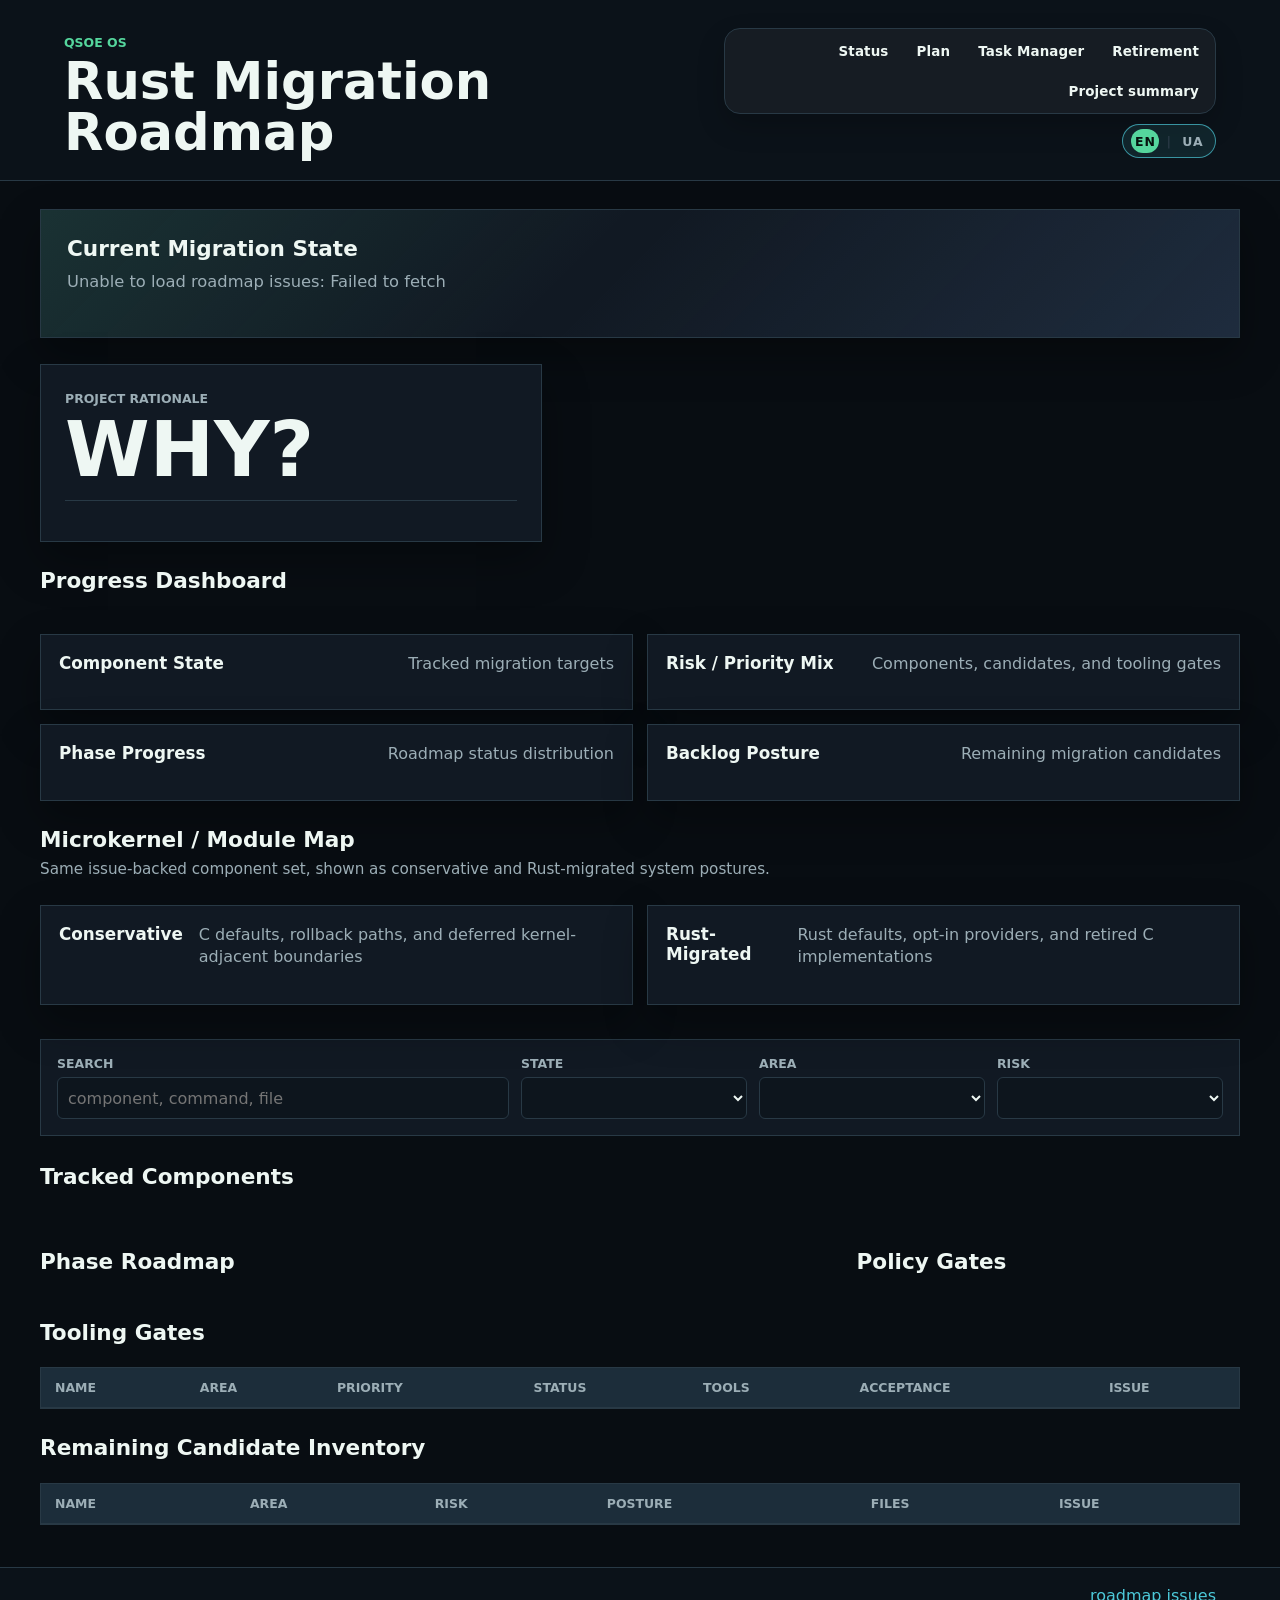
<file: docs/roadmap/index.html>
<!doctype html>
<html lang="en">
  <head>
    <meta charset="utf-8">
    <meta name="viewport" content="width=device-width, initial-scale=1">
    <title>QSOE Rust Migration Roadmap</title>
    <link rel="stylesheet" href="styles.css">
  </head>
  <body>
    <header class="app-header">
      <div>
        <p class="eyebrow">QSOE OS</p>
        <h1>Rust Migration Roadmap</h1>
      </div>
      <div class="header-actions">
        <nav class="site-nav" aria-label="Roadmap navigation">
          <a href="https://github.com/dmytro-yemelianov/qsoe-os-rust-handover/blob/main/docs/rust-migration/STATUS.md">Status</a>
          <a href="https://github.com/dmytro-yemelianov/qsoe-os-rust-handover/blob/main/docs/rust-migration/PLAN.md">Plan</a>
          <a href="https://github.com/dmytro-yemelianov/qsoe-os-rust-handover/blob/main/docs/rust-migration/TASK_MANAGER.md">Task Manager</a>
          <a href="https://github.com/dmytro-yemelianov/qsoe-os-rust-handover/blob/main/docs/rust-migration/RETIREMENT.md">Retirement</a>
          <a href="project-summary.html">Project summary</a>
        </nav>
        <nav class="lang-switch" aria-label="Language switcher">
          <span class="is-active" aria-current="page">EN</span>
          <span class="separator" aria-hidden="true">|</span>
          <a href="index.uk.html" lang="uk" hreflang="uk">UA</a>
        </nav>
      </div>
    </header>

    <main>
      <section class="summary-band" aria-labelledby="summary-title">
        <div class="summary-copy">
          <h2 id="summary-title">Current Migration State</h2>
          <p id="purpose">Loading roadmap data...</p>
        </div>
        <div class="metric-grid" id="metrics" aria-label="Roadmap metrics"></div>
      </section>

      <section class="why-section" aria-labelledby="why-title">
        <div class="why-copy">
          <p class="eyebrow">Project Rationale</p>
          <h2 id="why-title">WHY?</h2>
          <p id="why-summary"></p>
          <p id="why-rule"></p>
        </div>
        <div class="why-grid" id="why-points" aria-label="Why Rust migration exists"></div>
      </section>

      <section class="progress-section" aria-labelledby="progress-title">
        <div class="section-heading">
          <div>
            <h2 id="progress-title">Progress Dashboard</h2>
            <p id="progress-note"></p>
          </div>
        </div>
        <div class="gauge-grid" id="progress-gauges" aria-label="Progress gauges"></div>
        <div class="chart-grid" aria-label="Roadmap charts">
          <article class="chart-card">
            <div class="chart-heading">
              <h3>Component State</h3>
              <p>Tracked migration targets</p>
            </div>
            <div class="bar-chart" id="state-chart"></div>
          </article>
          <article class="chart-card">
            <div class="chart-heading">
              <h3>Risk / Priority Mix</h3>
              <p>Components, candidates, and tooling gates</p>
            </div>
            <div class="bar-chart" id="risk-chart"></div>
          </article>
          <article class="chart-card">
            <div class="chart-heading">
              <h3>Phase Progress</h3>
              <p>Roadmap status distribution</p>
            </div>
            <div class="bar-chart" id="phase-chart"></div>
          </article>
          <article class="chart-card">
            <div class="chart-heading">
              <h3>Backlog Posture</h3>
              <p>Remaining migration candidates</p>
            </div>
            <div class="bar-chart" id="backlog-chart"></div>
          </article>
        </div>
      </section>

      <section class="architecture-section" aria-labelledby="architecture-title">
        <div class="section-heading">
          <div>
            <h2 id="architecture-title">Microkernel / Module Map</h2>
            <p>Same issue-backed component set, shown as conservative and Rust-migrated system postures.</p>
          </div>
        </div>
        <div class="architecture-grid">
          <article class="architecture-card">
            <div class="chart-heading">
              <h3>Conservative</h3>
              <p>C defaults, rollback paths, and deferred kernel-adjacent boundaries</p>
            </div>
            <div class="architecture-map" id="architecture-conservative"></div>
          </article>
          <article class="architecture-card">
            <div class="chart-heading">
              <h3>Rust-Migrated</h3>
              <p>Rust defaults, opt-in providers, and retired C implementations</p>
            </div>
            <div class="architecture-map" id="architecture-rust"></div>
          </article>
        </div>
        <div class="architecture-legend" id="architecture-legend" aria-label="Architecture legend"></div>
      </section>

      <section class="controls" aria-label="Roadmap filters">
        <div class="control-field">
          <label for="search">Search</label>
          <input id="search" type="search" placeholder="component, command, file">
        </div>
        <div class="control-field">
          <label for="state-filter">State</label>
          <select id="state-filter"></select>
        </div>
        <div class="control-field">
          <label for="area-filter">Area</label>
          <select id="area-filter"></select>
        </div>
        <div class="control-field">
          <label for="risk-filter">Risk</label>
          <select id="risk-filter"></select>
        </div>
      </section>

      <section aria-labelledby="components-title">
        <div class="section-heading">
          <h2 id="components-title">Tracked Components</h2>
          <p id="component-count"></p>
        </div>
        <div class="component-grid" id="components"></div>
      </section>

      <section class="split-layout">
        <div>
          <div class="section-heading">
            <h2>Phase Roadmap</h2>
          </div>
          <div class="phase-list" id="phases"></div>
        </div>
        <div>
          <div class="section-heading">
            <h2>Policy Gates</h2>
          </div>
          <div class="policy-list" id="policies"></div>
        </div>
      </section>

      <section aria-labelledby="tooling-title">
        <div class="section-heading">
          <h2 id="tooling-title">Tooling Gates</h2>
          <p id="tooling-count"></p>
        </div>
        <div class="backlog-table-wrap">
          <table>
            <thead>
              <tr>
                <th>Name</th>
                <th>Area</th>
                <th>Priority</th>
                <th>Status</th>
                <th>Tools</th>
                <th>Acceptance</th>
                <th>Issue</th>
              </tr>
            </thead>
            <tbody id="tooling"></tbody>
          </table>
        </div>
      </section>

      <section aria-labelledby="backlog-title">
        <div class="section-heading">
          <h2 id="backlog-title">Remaining Candidate Inventory</h2>
          <p id="backlog-count"></p>
        </div>
        <div class="backlog-table-wrap">
          <table>
            <thead>
              <tr>
                <th>Name</th>
                <th>Area</th>
                <th>Risk</th>
                <th>Posture</th>
                <th>Files</th>
                <th>Issue</th>
              </tr>
            </thead>
            <tbody id="backlog"></tbody>
          </table>
        </div>
      </section>
    </main>

    <footer>
      <span id="generated"></span>
      <a href="https://github.com/dmytro-yemelianov/qsoe-os-rust-handover/issues?q=label%3Aroadmap">roadmap issues</a>
    </footer>

    <script src="app.js"></script>
  </body>
</html>
</file>
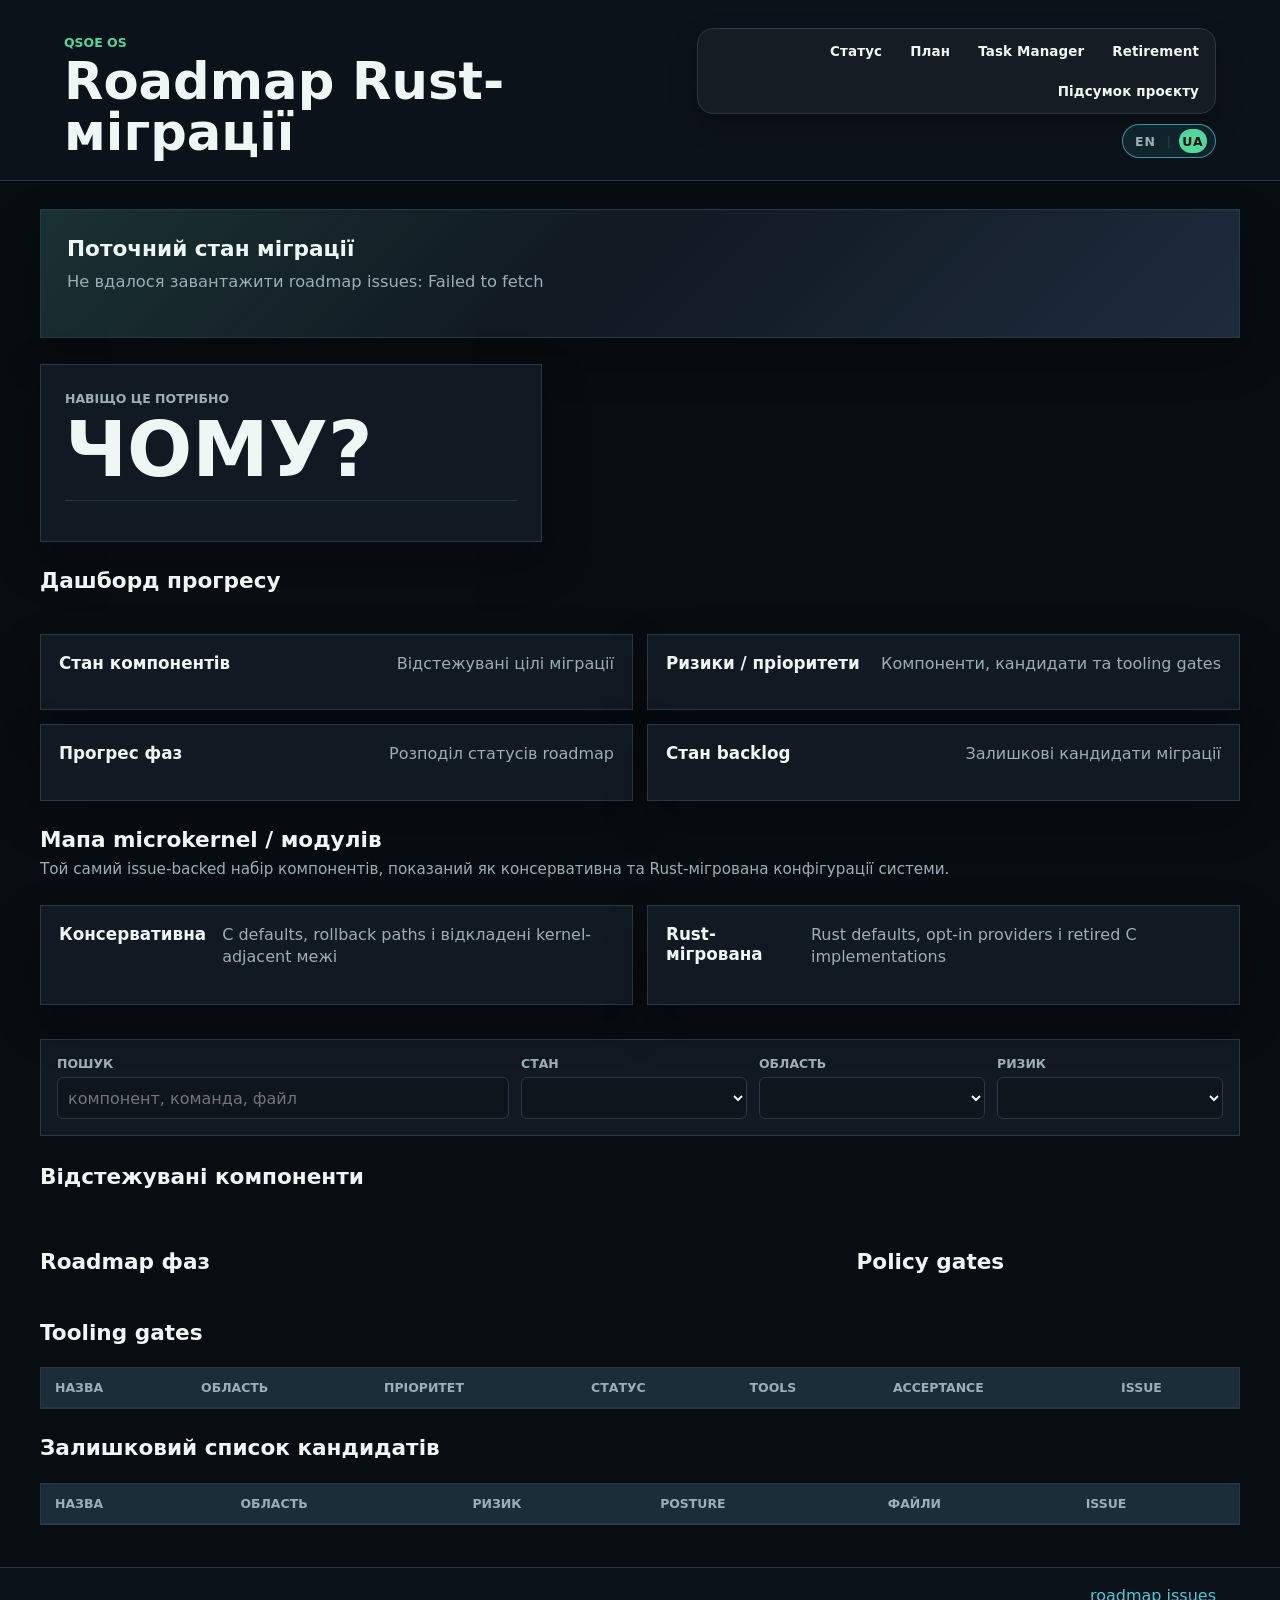
<file: docs/roadmap/index.uk.html>
<!doctype html>
<html lang="uk">
  <head>
    <meta charset="utf-8">
    <meta name="viewport" content="width=device-width, initial-scale=1">
    <title>Roadmap Rust-міграції QSOE</title>
    <link rel="stylesheet" href="styles.css">
  </head>
  <body>
    <header class="app-header">
      <div>
        <p class="eyebrow">QSOE OS</p>
        <h1>Roadmap Rust-міграції</h1>
      </div>
      <div class="header-actions">
        <nav class="site-nav" aria-label="Навігація roadmap">
          <a href="https://github.com/dmytro-yemelianov/qsoe-os-rust-handover/blob/main/docs/rust-migration/STATUS.md">Статус</a>
          <a href="https://github.com/dmytro-yemelianov/qsoe-os-rust-handover/blob/main/docs/rust-migration/PLAN.md">План</a>
          <a href="https://github.com/dmytro-yemelianov/qsoe-os-rust-handover/blob/main/docs/rust-migration/TASK_MANAGER.md">Task Manager</a>
          <a href="https://github.com/dmytro-yemelianov/qsoe-os-rust-handover/blob/main/docs/rust-migration/RETIREMENT.md">Retirement</a>
          <a href="project-summary.uk.html">Підсумок проєкту</a>
        </nav>
        <nav class="lang-switch" aria-label="Перемикач мови">
          <a href="./" hreflang="en">EN</a>
          <span class="separator" aria-hidden="true">|</span>
          <span class="is-active" aria-current="page">UA</span>
        </nav>
      </div>
    </header>

    <main>
      <section class="summary-band" aria-labelledby="summary-title">
        <div class="summary-copy">
          <h2 id="summary-title">Поточний стан міграції</h2>
          <p id="purpose">Завантаження roadmap-даних...</p>
        </div>
        <div class="metric-grid" id="metrics" aria-label="Метрики roadmap"></div>
      </section>

      <section class="why-section" aria-labelledby="why-title">
        <div class="why-copy">
          <p class="eyebrow">Навіщо це потрібно</p>
          <h2 id="why-title">ЧОМУ?</h2>
          <p id="why-summary"></p>
          <p id="why-rule"></p>
        </div>
        <div class="why-grid" id="why-points" aria-label="Причини Rust-міграції"></div>
      </section>

      <section class="progress-section" aria-labelledby="progress-title">
        <div class="section-heading">
          <div>
            <h2 id="progress-title">Дашборд прогресу</h2>
            <p id="progress-note"></p>
          </div>
        </div>
        <div class="gauge-grid" id="progress-gauges" aria-label="Індикатори прогресу"></div>
        <div class="chart-grid" aria-label="Графіки roadmap">
          <article class="chart-card">
            <div class="chart-heading">
              <h3>Стан компонентів</h3>
              <p>Відстежувані цілі міграції</p>
            </div>
            <div class="bar-chart" id="state-chart"></div>
          </article>
          <article class="chart-card">
            <div class="chart-heading">
              <h3>Ризики / пріоритети</h3>
              <p>Компоненти, кандидати та tooling gates</p>
            </div>
            <div class="bar-chart" id="risk-chart"></div>
          </article>
          <article class="chart-card">
            <div class="chart-heading">
              <h3>Прогрес фаз</h3>
              <p>Розподіл статусів roadmap</p>
            </div>
            <div class="bar-chart" id="phase-chart"></div>
          </article>
          <article class="chart-card">
            <div class="chart-heading">
              <h3>Стан backlog</h3>
              <p>Залишкові кандидати міграції</p>
            </div>
            <div class="bar-chart" id="backlog-chart"></div>
          </article>
        </div>
      </section>

      <section class="architecture-section" aria-labelledby="architecture-title">
        <div class="section-heading">
          <div>
            <h2 id="architecture-title">Мапа microkernel / модулів</h2>
            <p>Той самий issue-backed набір компонентів, показаний як консервативна та Rust-мігрована конфігурації системи.</p>
          </div>
        </div>
        <div class="architecture-grid">
          <article class="architecture-card">
            <div class="chart-heading">
              <h3>Консервативна</h3>
              <p>C defaults, rollback paths і відкладені kernel-adjacent межі</p>
            </div>
            <div class="architecture-map" id="architecture-conservative"></div>
          </article>
          <article class="architecture-card">
            <div class="chart-heading">
              <h3>Rust-мігрована</h3>
              <p>Rust defaults, opt-in providers і retired C implementations</p>
            </div>
            <div class="architecture-map" id="architecture-rust"></div>
          </article>
        </div>
        <div class="architecture-legend" id="architecture-legend" aria-label="Легенда архітектури"></div>
      </section>

      <section class="controls" aria-label="Фільтри roadmap">
        <div class="control-field">
          <label for="search">Пошук</label>
          <input id="search" type="search" placeholder="компонент, команда, файл">
        </div>
        <div class="control-field">
          <label for="state-filter">Стан</label>
          <select id="state-filter"></select>
        </div>
        <div class="control-field">
          <label for="area-filter">Область</label>
          <select id="area-filter"></select>
        </div>
        <div class="control-field">
          <label for="risk-filter">Ризик</label>
          <select id="risk-filter"></select>
        </div>
      </section>

      <section aria-labelledby="components-title">
        <div class="section-heading">
          <h2 id="components-title">Відстежувані компоненти</h2>
          <p id="component-count"></p>
        </div>
        <div class="component-grid" id="components"></div>
      </section>

      <section class="split-layout">
        <div>
          <div class="section-heading">
            <h2>Roadmap фаз</h2>
          </div>
          <div class="phase-list" id="phases"></div>
        </div>
        <div>
          <div class="section-heading">
            <h2>Policy gates</h2>
          </div>
          <div class="policy-list" id="policies"></div>
        </div>
      </section>

      <section aria-labelledby="tooling-title">
        <div class="section-heading">
          <h2 id="tooling-title">Tooling gates</h2>
          <p id="tooling-count"></p>
        </div>
        <div class="backlog-table-wrap">
          <table>
            <thead>
              <tr>
                <th>Назва</th>
                <th>Область</th>
                <th>Пріоритет</th>
                <th>Статус</th>
                <th>Tools</th>
                <th>Acceptance</th>
                <th>Issue</th>
              </tr>
            </thead>
            <tbody id="tooling"></tbody>
          </table>
        </div>
      </section>

      <section aria-labelledby="backlog-title">
        <div class="section-heading">
          <h2 id="backlog-title">Залишковий список кандидатів</h2>
          <p id="backlog-count"></p>
        </div>
        <div class="backlog-table-wrap">
          <table>
            <thead>
              <tr>
                <th>Назва</th>
                <th>Область</th>
                <th>Ризик</th>
                <th>Posture</th>
                <th>Файли</th>
                <th>Issue</th>
              </tr>
            </thead>
            <tbody id="backlog"></tbody>
          </table>
        </div>
      </section>
    </main>

    <footer>
      <span id="generated"></span>
      <a href="https://github.com/dmytro-yemelianov/qsoe-os-rust-handover/issues?q=label%3Aroadmap">roadmap issues</a>
    </footer>

    <script src="app.js"></script>
  </body>
</html>
</file>
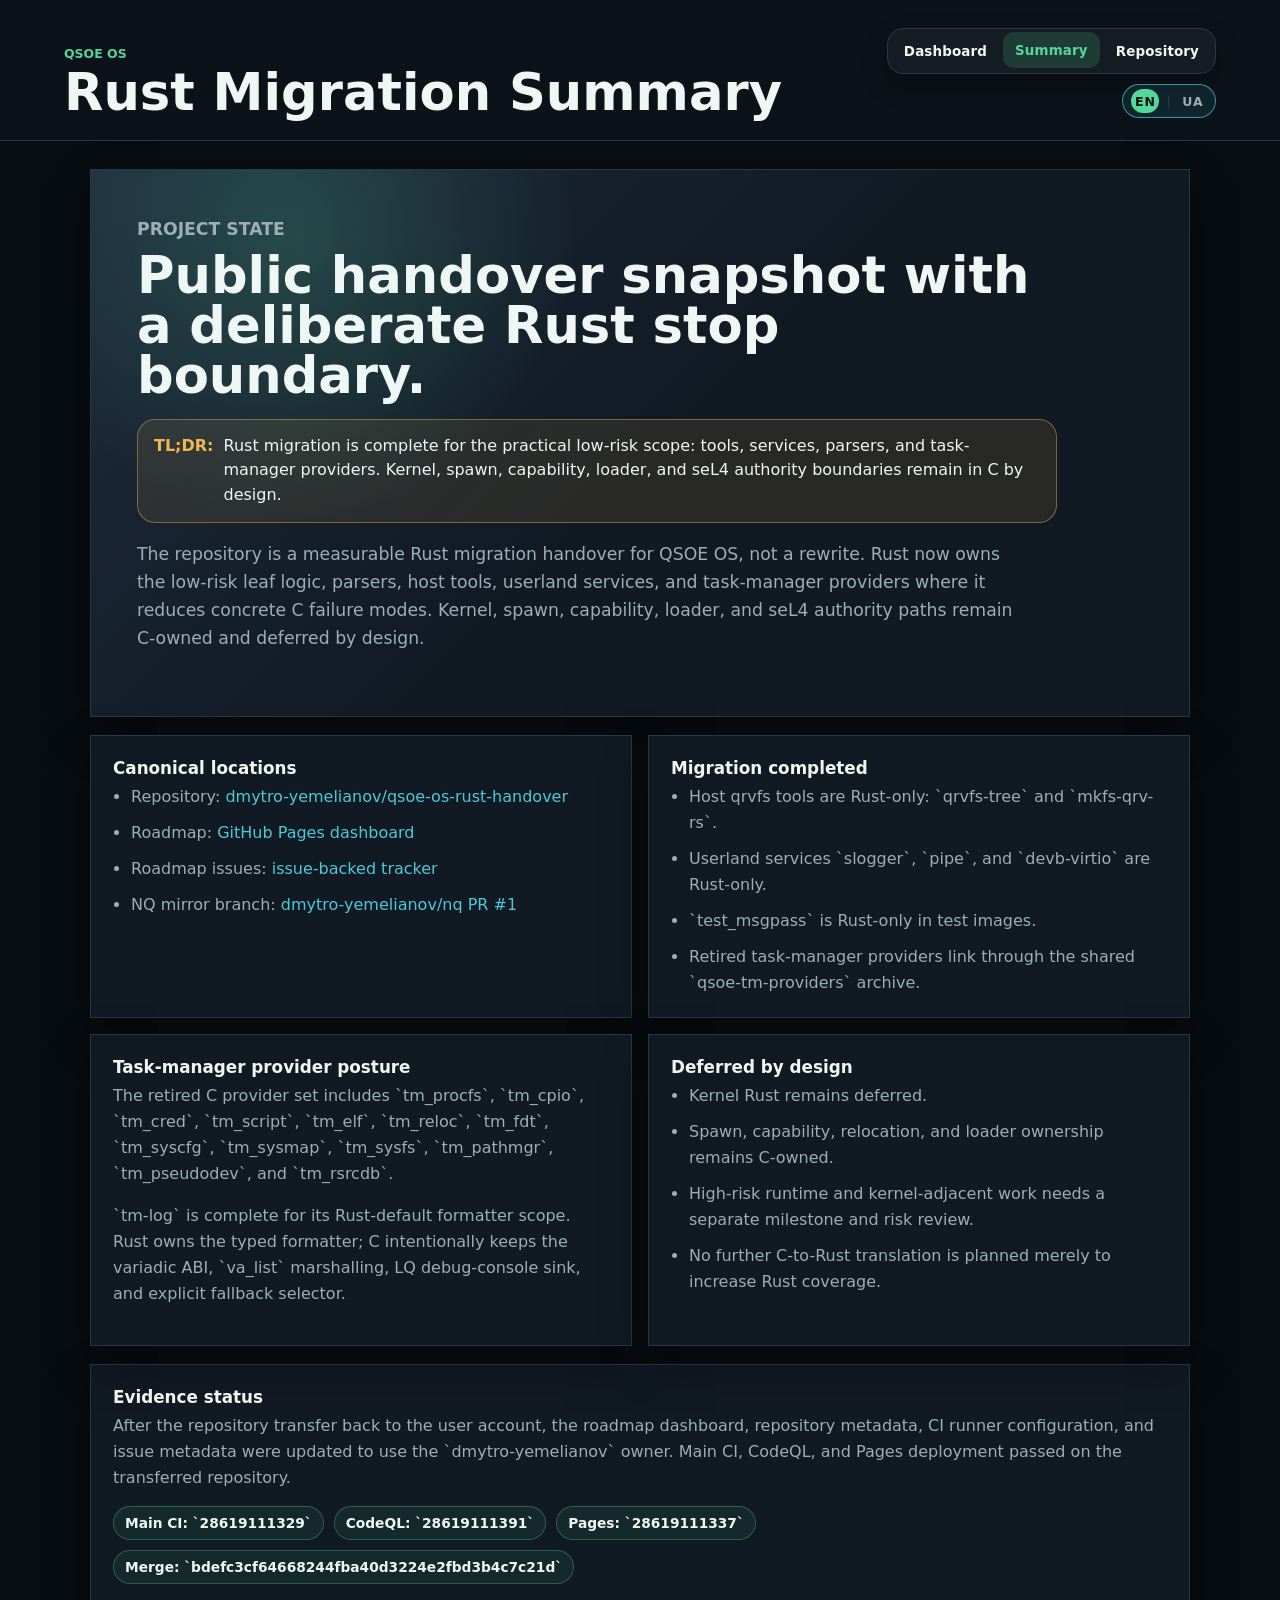
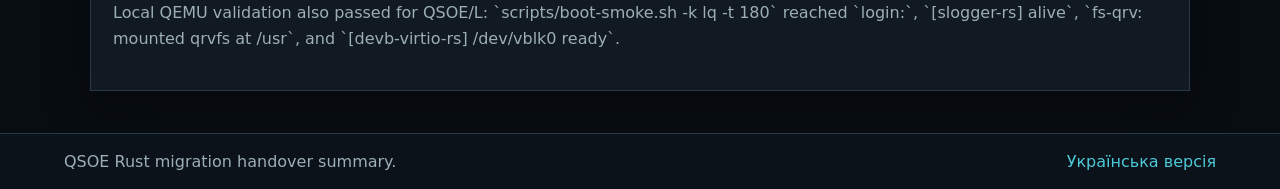
<file: docs/roadmap/project-summary.html>
<!doctype html>
<html lang="en">
  <head>
    <meta charset="utf-8">
    <meta name="viewport" content="width=device-width, initial-scale=1">
    <title>QSOE Rust Migration Summary</title>
    <link rel="stylesheet" href="styles.css">
  </head>
  <body>
    <header class="app-header">
      <div>
        <p class="eyebrow">QSOE OS</p>
        <h1>Rust Migration Summary</h1>
      </div>
      <div class="header-actions">
        <nav class="site-nav" aria-label="Summary navigation">
          <a href="./">Dashboard</a>
          <a href="project-summary.html" aria-current="page">Summary</a>
          <a href="https://github.com/dmytro-yemelianov/qsoe-os-rust-handover">Repository</a>
        </nav>
        <nav class="lang-switch" aria-label="Language switcher">
          <span class="is-active" aria-current="page">EN</span>
          <span class="separator" aria-hidden="true">|</span>
          <a href="project-summary.uk.html" lang="uk" hreflang="uk">UA</a>
        </nav>
      </div>
    </header>

    <main class="summary-page">
      <section class="summary-hero">
        <p class="eyebrow">Project State</p>
        <h2>Public handover snapshot with a deliberate Rust stop boundary.</h2>
        <div class="summary-tldr">
          <strong>TL;DR:</strong>
          <span>
            Rust migration is complete for the practical low-risk scope:
            tools, services, parsers, and task-manager providers. Kernel,
            spawn, capability, loader, and seL4 authority boundaries remain in
            C by design.
          </span>
        </div>
        <p>
          The repository is a measurable Rust migration handover for QSOE OS,
          not a rewrite. Rust now owns the low-risk leaf logic, parsers, host
          tools, userland services, and task-manager providers where it reduces
          concrete C failure modes. Kernel, spawn, capability, loader, and
          seL4 authority paths remain C-owned and deferred by design.
        </p>
      </section>

      <section class="summary-grid">
        <article class="summary-panel">
          <h3>Canonical locations</h3>
          <ul>
            <li>Repository: <a href="https://github.com/dmytro-yemelianov/qsoe-os-rust-handover">dmytro-yemelianov/qsoe-os-rust-handover</a></li>
            <li>Roadmap: <a href="https://dmytro-yemelianov.github.io/qsoe-os-rust-handover/">GitHub Pages dashboard</a></li>
            <li>Roadmap issues: <a href="https://github.com/dmytro-yemelianov/qsoe-os-rust-handover/issues?q=label%3Aroadmap">issue-backed tracker</a></li>
            <li>NQ mirror branch: <a href="https://github.com/dmytro-yemelianov/nq/pull/1">dmytro-yemelianov/nq PR #1</a></li>
          </ul>
        </article>

        <article class="summary-panel">
          <h3>Migration completed</h3>
          <ul>
            <li>Host qrvfs tools are Rust-only: `qrvfs-tree` and `mkfs-qrv-rs`.</li>
            <li>Userland services `slogger`, `pipe`, and `devb-virtio` are Rust-only.</li>
            <li>`test_msgpass` is Rust-only in test images.</li>
            <li>Retired task-manager providers link through the shared `qsoe-tm-providers` archive.</li>
          </ul>
        </article>

        <article class="summary-panel">
          <h3>Task-manager provider posture</h3>
          <p>
            The retired C provider set includes `tm_procfs`, `tm_cpio`,
            `tm_cred`, `tm_script`, `tm_elf`, `tm_reloc`, `tm_fdt`,
            `tm_syscfg`, `tm_sysmap`, `tm_sysfs`, `tm_pathmgr`,
            `tm_pseudodev`, and `tm_rsrcdb`.
          </p>
          <p>
            `tm-log` is complete for its Rust-default formatter scope. Rust
            owns the typed formatter; C intentionally keeps the variadic ABI,
            `va_list` marshalling, LQ debug-console sink, and explicit
            fallback selector.
          </p>
        </article>

        <article class="summary-panel">
          <h3>Deferred by design</h3>
          <ul>
            <li>Kernel Rust remains deferred.</li>
            <li>Spawn, capability, relocation, and loader ownership remains C-owned.</li>
            <li>High-risk runtime and kernel-adjacent work needs a separate milestone and risk review.</li>
            <li>No further C-to-Rust translation is planned merely to increase Rust coverage.</li>
          </ul>
        </article>
      </section>

      <section class="summary-panel summary-wide">
        <h3>Evidence status</h3>
        <p>
          After the repository transfer back to the user account, the roadmap
          dashboard, repository metadata, CI runner configuration, and issue
          metadata were updated to use the `dmytro-yemelianov` owner. Main CI,
          CodeQL, and Pages deployment passed on the transferred repository.
        </p>
        <div class="evidence-strip">
          <span>Main CI: `28619111329`</span>
          <span>CodeQL: `28619111391`</span>
          <span>Pages: `28619111337`</span>
          <span>Merge: `bdefc3cf64668244fba40d3224e2fbd3b4c7c21d`</span>
        </div>
        <p>
          Local QEMU validation also passed for QSOE/L:
          `scripts/boot-smoke.sh -k lq -t 180` reached `login:`,
          `[slogger-rs] alive`, `fs-qrv: mounted qrvfs at /usr`, and
          `[devb-virtio-rs] /dev/vblk0 ready`.
        </p>
      </section>
    </main>

    <footer>
      <span>QSOE Rust migration handover summary.</span>
      <a href="project-summary.uk.html">Українська версія</a>
    </footer>
  </body>
</html>
</file>
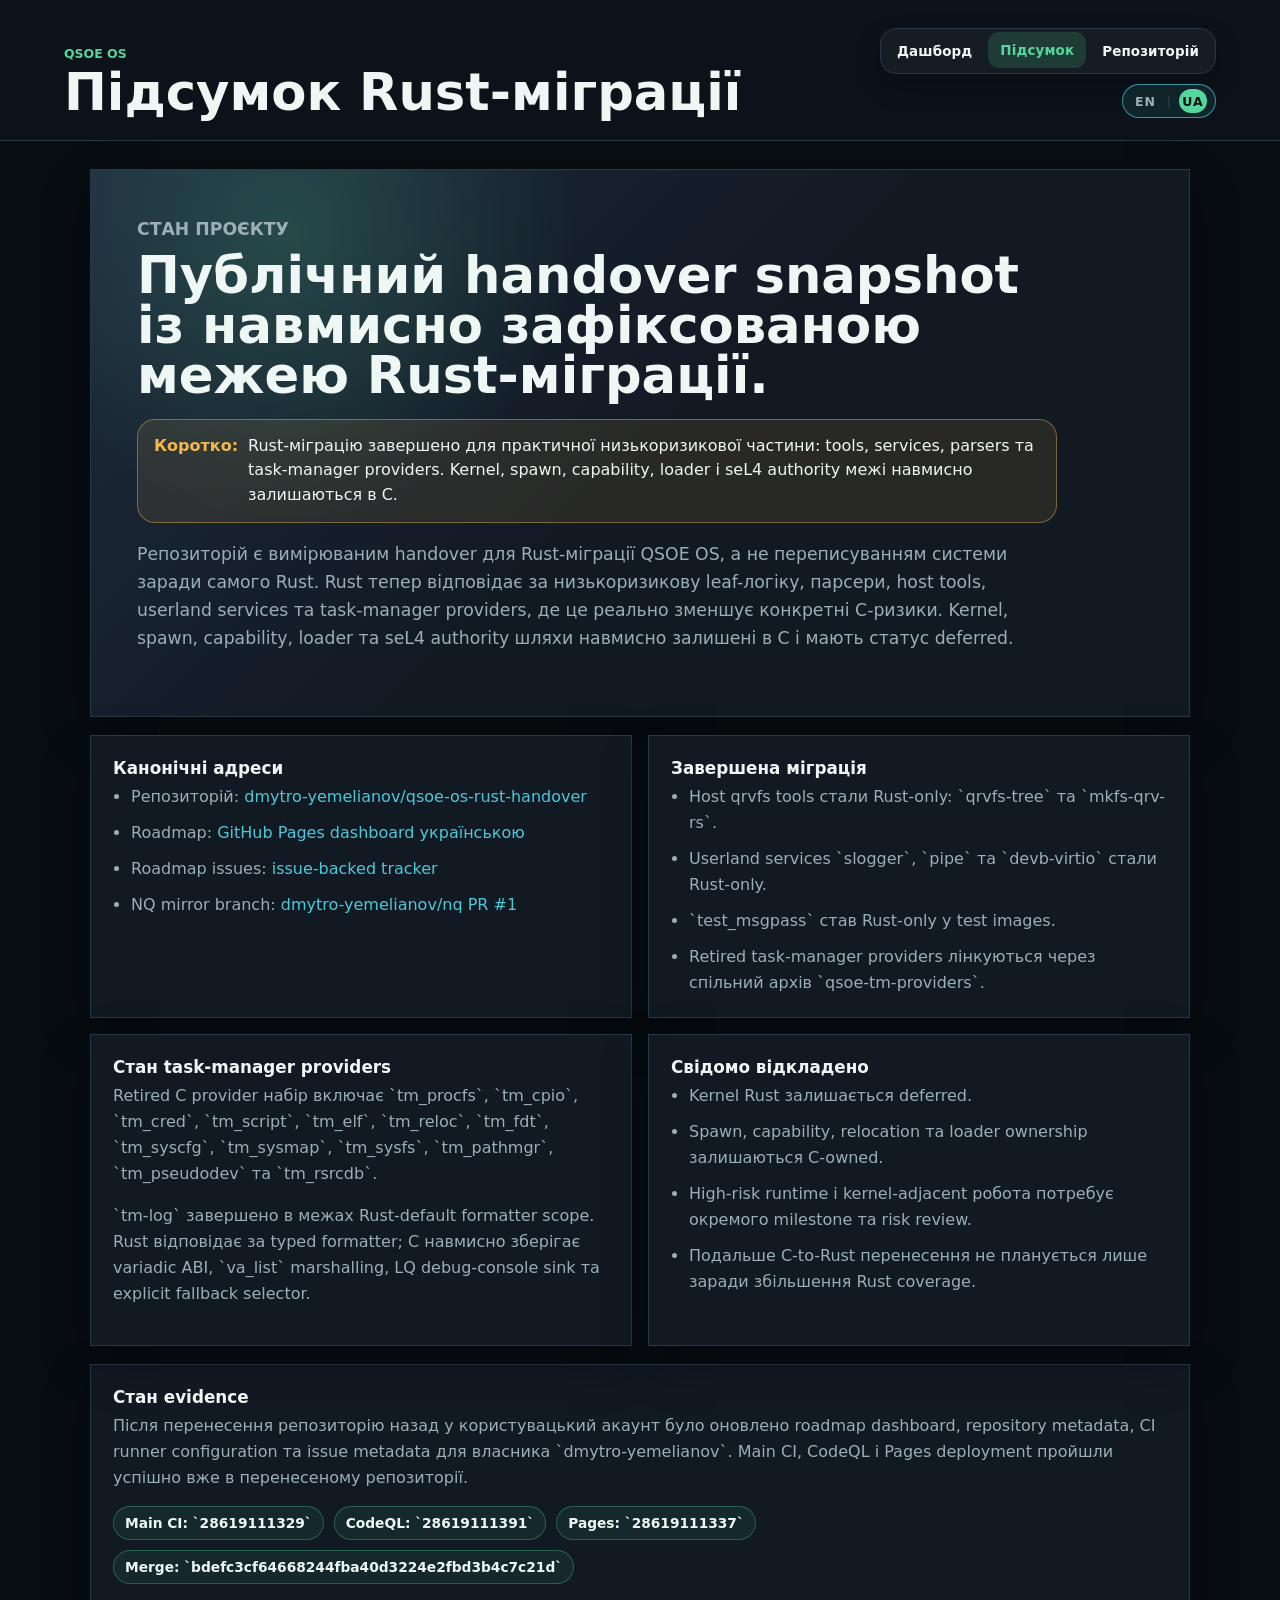
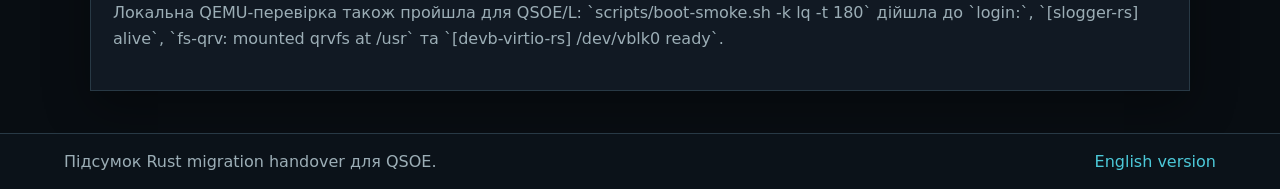
<file: docs/roadmap/project-summary.uk.html>
<!doctype html>
<html lang="uk">
  <head>
    <meta charset="utf-8">
    <meta name="viewport" content="width=device-width, initial-scale=1">
    <title>Підсумок Rust-міграції QSOE</title>
    <link rel="stylesheet" href="styles.css">
  </head>
  <body>
    <header class="app-header">
      <div>
        <p class="eyebrow">QSOE OS</p>
        <h1>Підсумок Rust-міграції</h1>
      </div>
      <div class="header-actions">
        <nav class="site-nav" aria-label="Навігація підсумку">
          <a href="index.uk.html">Дашборд</a>
          <a href="project-summary.uk.html" aria-current="page">Підсумок</a>
          <a href="https://github.com/dmytro-yemelianov/qsoe-os-rust-handover">Репозиторій</a>
        </nav>
        <nav class="lang-switch" aria-label="Перемикач мови">
          <a href="project-summary.html" hreflang="en">EN</a>
          <span class="separator" aria-hidden="true">|</span>
          <span class="is-active" aria-current="page">UA</span>
        </nav>
      </div>
    </header>

    <main class="summary-page">
      <section class="summary-hero">
        <p class="eyebrow">Стан проєкту</p>
        <h2>Публічний handover snapshot із навмисно зафіксованою межею Rust-міграції.</h2>
        <div class="summary-tldr">
          <strong>Коротко:</strong>
          <span>
            Rust-міграцію завершено для практичної низькоризикової частини:
            tools, services, parsers та task-manager providers. Kernel, spawn,
            capability, loader і seL4 authority межі навмисно залишаються в C.
          </span>
        </div>
        <p>
          Репозиторій є вимірюваним handover для Rust-міграції QSOE OS, а не
          переписуванням системи заради самого Rust. Rust тепер відповідає за
          низькоризикову leaf-логіку, парсери, host tools, userland services
          та task-manager providers, де це реально зменшує конкретні C-ризики.
          Kernel, spawn, capability, loader та seL4 authority шляхи навмисно
          залишені в C і мають статус deferred.
        </p>
      </section>

      <section class="summary-grid">
        <article class="summary-panel">
          <h3>Канонічні адреси</h3>
          <ul>
            <li>Репозиторій: <a href="https://github.com/dmytro-yemelianov/qsoe-os-rust-handover">dmytro-yemelianov/qsoe-os-rust-handover</a></li>
            <li>Roadmap: <a href="https://dmytro-yemelianov.github.io/qsoe-os-rust-handover/index.uk.html">GitHub Pages dashboard українською</a></li>
            <li>Roadmap issues: <a href="https://github.com/dmytro-yemelianov/qsoe-os-rust-handover/issues?q=label%3Aroadmap">issue-backed tracker</a></li>
            <li>NQ mirror branch: <a href="https://github.com/dmytro-yemelianov/nq/pull/1">dmytro-yemelianov/nq PR #1</a></li>
          </ul>
        </article>

        <article class="summary-panel">
          <h3>Завершена міграція</h3>
          <ul>
            <li>Host qrvfs tools стали Rust-only: `qrvfs-tree` та `mkfs-qrv-rs`.</li>
            <li>Userland services `slogger`, `pipe` та `devb-virtio` стали Rust-only.</li>
            <li>`test_msgpass` став Rust-only у test images.</li>
            <li>Retired task-manager providers лінкуються через спільний архів `qsoe-tm-providers`.</li>
          </ul>
        </article>

        <article class="summary-panel">
          <h3>Стан task-manager providers</h3>
          <p>
            Retired C provider набір включає `tm_procfs`, `tm_cpio`,
            `tm_cred`, `tm_script`, `tm_elf`, `tm_reloc`, `tm_fdt`,
            `tm_syscfg`, `tm_sysmap`, `tm_sysfs`, `tm_pathmgr`,
            `tm_pseudodev` та `tm_rsrcdb`.
          </p>
          <p>
            `tm-log` завершено в межах Rust-default formatter scope. Rust
            відповідає за typed formatter; C навмисно зберігає variadic ABI,
            `va_list` marshalling, LQ debug-console sink та explicit fallback
            selector.
          </p>
        </article>

        <article class="summary-panel">
          <h3>Свідомо відкладено</h3>
          <ul>
            <li>Kernel Rust залишається deferred.</li>
            <li>Spawn, capability, relocation та loader ownership залишаються C-owned.</li>
            <li>High-risk runtime і kernel-adjacent робота потребує окремого milestone та risk review.</li>
            <li>Подальше C-to-Rust перенесення не планується лише заради збільшення Rust coverage.</li>
          </ul>
        </article>
      </section>

      <section class="summary-panel summary-wide">
        <h3>Стан evidence</h3>
        <p>
          Після перенесення репозиторію назад у користувацький акаунт було
          оновлено roadmap dashboard, repository metadata, CI runner
          configuration та issue metadata для власника `dmytro-yemelianov`.
          Main CI, CodeQL і Pages deployment пройшли успішно вже в
          перенесеному репозиторії.
        </p>
        <div class="evidence-strip">
          <span>Main CI: `28619111329`</span>
          <span>CodeQL: `28619111391`</span>
          <span>Pages: `28619111337`</span>
          <span>Merge: `bdefc3cf64668244fba40d3224e2fbd3b4c7c21d`</span>
        </div>
        <p>
          Локальна QEMU-перевірка також пройшла для QSOE/L:
          `scripts/boot-smoke.sh -k lq -t 180` дійшла до `login:`,
          `[slogger-rs] alive`, `fs-qrv: mounted qrvfs at /usr` та
          `[devb-virtio-rs] /dev/vblk0 ready`.
        </p>
      </section>
    </main>

    <footer>
      <span>Підсумок Rust migration handover для QSOE.</span>
      <a href="project-summary.html">English version</a>
    </footer>
  </body>
</html>
</file>
<file: docs/roadmap/styles.css>
:root {
  color-scheme: dark;
  --bg: #080d12;
  --surface: #111923;
  --surface-soft: #15212d;
  --surface-strong: #1c2d3a;
  --text: #eef7f3;
  --muted: #9caeb6;
  --line: #283945;
  --green: #55d69d;
  --teal: #4cc9d9;
  --amber: #f1b84f;
  --red: #ff7777;
  --blue: #7eb4ff;
  --purple: #b59cff;
  --shadow: 0 18px 44px rgba(0, 0, 0, 0.32);
}

* {
  box-sizing: border-box;
}

body {
  margin: 0;
  background: var(--bg);
  color: var(--text);
  font-family:
    Inter, ui-sans-serif, system-ui, -apple-system, BlinkMacSystemFont, "Segoe UI",
    sans-serif;
}

a {
  color: var(--teal);
  text-decoration: none;
}

a:hover {
  text-decoration: underline;
}

code,
pre,
.summary-panel li,
.summary-panel p,
.evidence-strip span {
  overflow-wrap: anywhere;
}

.app-header {
  display: flex;
  align-items: flex-end;
  justify-content: space-between;
  gap: 24px;
  padding: 28px clamp(20px, 5vw, 64px) 22px;
  border-bottom: 1px solid var(--line);
  background: #0b1219;
}

.eyebrow {
  margin: 0 0 6px;
  color: var(--green);
  font-size: 0.78rem;
  font-weight: 700;
  text-transform: uppercase;
}

h1,
h2,
h3,
p {
  margin-top: 0;
}

h1 {
  margin-bottom: 0;
  font-size: clamp(2rem, 4vw, 3.6rem);
  line-height: 1;
}

h2 {
  margin-bottom: 8px;
  font-size: 1.35rem;
}

h3 {
  margin-bottom: 6px;
  font-size: 1.05rem;
}

.header-actions {
  display: flex;
  flex-direction: column;
  align-items: flex-end;
  gap: 10px;
}

.site-nav {
  display: flex;
  flex-wrap: wrap;
  gap: 4px;
  justify-content: flex-end;
  padding: 4px;
  border: 1px solid var(--line);
  border-radius: 16px;
  background: rgba(255, 255, 255, 0.045);
  box-shadow: 0 12px 28px rgba(0, 0, 0, 0.2);
}

.site-nav a {
  display: inline-flex;
  align-items: center;
  justify-content: center;
  min-height: 36px;
  border-radius: 11px;
  padding: 8px 12px;
  color: var(--text);
  font-size: 0.84rem;
  font-weight: 800;
  letter-spacing: 0.01em;
  text-decoration: none;
  transition:
    background 140ms ease,
    color 140ms ease,
    transform 140ms ease;
}

.site-nav a:hover,
.site-nav a:focus-visible,
.site-nav a[aria-current="page"] {
  background: rgba(85, 214, 157, 0.16);
  color: var(--green);
  text-decoration: none;
  transform: translateY(-1px);
}

.site-nav a:focus-visible {
  outline: 2px solid var(--green);
  outline-offset: 3px;
}

.lang-switch {
  display: inline-flex;
  align-items: center;
  gap: 7px;
  min-height: 32px;
  border: 1px solid rgba(76, 201, 217, 0.68);
  border-radius: 999px;
  background: rgba(76, 201, 217, 0.1);
  padding: 4px 8px;
  color: var(--muted);
  font-size: 0.78rem;
  font-weight: 900;
  letter-spacing: 0.08em;
}

.lang-switch a,
.lang-switch span {
  display: inline-flex;
  align-items: center;
  justify-content: center;
  min-width: 28px;
  min-height: 24px;
  border-radius: 999px;
  color: inherit;
  text-decoration: none;
}

.lang-switch a:hover,
.lang-switch a:focus-visible {
  color: var(--text);
  background: rgba(255, 255, 255, 0.08);
  text-decoration: none;
}

.lang-switch a:focus-visible {
  outline: 2px solid var(--green);
  outline-offset: 3px;
}

.lang-switch .is-active {
  background: var(--green);
  color: #06110d;
}

.lang-switch .separator {
  min-width: auto;
  color: var(--line);
}

.tag,
.pill {
  border: 1px solid var(--line);
  border-radius: 999px;
  background: rgba(255, 255, 255, 0.05);
  padding: 7px 11px;
  color: var(--text);
  font-size: 0.84rem;
  font-weight: 650;
}

.issue-link {
  display: inline-flex;
  align-items: center;
  min-height: 28px;
  border: 1px solid var(--line);
  border-radius: 999px;
  padding: 4px 9px;
  color: var(--teal);
  font-size: 0.82rem;
  font-weight: 800;
}

.inline-heading {
  display: flex;
  align-items: flex-start;
  justify-content: space-between;
  gap: 12px;
}

main {
  width: min(1380px, 100%);
  margin: 0 auto;
  padding: 28px clamp(16px, 4vw, 40px) 42px;
}

.summary-band {
  display: grid;
  grid-template-columns: minmax(0, 1.15fr) minmax(320px, 0.85fr);
  gap: 22px;
  align-items: stretch;
  padding: 26px;
  border: 1px solid var(--line);
  background:
    linear-gradient(135deg, rgba(85, 214, 157, 0.13), transparent 45%),
    linear-gradient(315deg, rgba(126, 180, 255, 0.12), transparent 52%),
    var(--surface);
  box-shadow: var(--shadow);
}

.summary-copy p {
  max-width: 820px;
  color: var(--muted);
  font-size: 1.02rem;
  line-height: 1.6;
}

.metric-grid {
  display: grid;
  grid-template-columns: repeat(2, minmax(0, 1fr));
  gap: 12px;
}

.metric {
  min-height: 104px;
  padding: 16px;
  border: 1px solid rgba(85, 214, 157, 0.25);
  background: rgba(255, 255, 255, 0.045);
}

.metric strong {
  display: block;
  font-size: 2rem;
  line-height: 1;
}

.metric span {
  display: block;
  margin-top: 8px;
  color: var(--muted);
  font-size: 0.86rem;
}

.why-section {
  display: grid;
  grid-template-columns: minmax(0, 0.85fr) minmax(360px, 1.15fr);
  gap: 18px;
  margin-top: 26px;
}

.why-copy,
.why-card {
  border: 1px solid var(--line);
  background: var(--surface);
  box-shadow: var(--shadow);
}

.why-copy {
  padding: 24px;
}

.why-copy h2 {
  font-size: clamp(2.4rem, 6vw, 5.4rem);
  line-height: 0.9;
}

.why-copy p {
  color: var(--muted);
  line-height: 1.55;
}

#why-rule {
  margin-bottom: 0;
  padding-top: 16px;
  border-top: 1px solid var(--line);
  color: var(--text);
}

.why-grid {
  display: grid;
  grid-template-columns: repeat(3, minmax(0, 1fr));
  gap: 12px;
}

.why-card {
  display: grid;
  align-content: start;
  gap: 14px;
  min-height: 220px;
  padding: 18px;
}

.why-index {
  color: var(--green);
  font-size: 0.82rem;
  font-weight: 800;
}

.why-card p {
  margin-bottom: 0;
  color: var(--text);
  font-size: 1rem;
  line-height: 1.45;
}

.summary-page {
  max-width: 1180px;
}

.summary-hero,
.summary-panel {
  border: 1px solid var(--line);
  background: var(--surface);
  box-shadow: var(--shadow);
}

.summary-hero {
  padding: clamp(24px, 5vw, 46px);
  background:
    radial-gradient(circle at 18% 12%, rgba(85, 214, 157, 0.2), transparent 28%),
    linear-gradient(135deg, rgba(126, 180, 255, 0.12), transparent 52%),
    var(--surface);
}

.summary-hero h2 {
  max-width: 920px;
  font-size: clamp(2rem, 4vw, 4.4rem);
  line-height: 0.98;
}

.summary-hero p,
.summary-panel p,
.summary-panel li {
  color: var(--muted);
  line-height: 1.62;
}

.summary-hero p {
  max-width: 880px;
  font-size: 1.08rem;
}

.summary-tldr {
  display: grid;
  grid-template-columns: auto minmax(0, 1fr);
  gap: 10px;
  max-width: 920px;
  margin: 18px 0;
  border: 1px solid rgba(241, 184, 79, 0.42);
  border-radius: 18px;
  padding: 14px 16px;
  background: rgba(241, 184, 79, 0.1);
  color: var(--text);
  line-height: 1.55;
}

.summary-tldr strong {
  color: var(--amber);
}

.summary-grid {
  display: grid;
  grid-template-columns: repeat(2, minmax(0, 1fr));
  gap: 16px;
  margin-top: 18px;
}

.summary-panel {
  padding: 22px;
}

.summary-panel ul {
  margin: 0;
  padding-left: 18px;
}

.summary-panel li + li,
.summary-panel p + p {
  margin-top: 10px;
}

.summary-wide {
  margin-top: 18px;
}

.evidence-strip {
  display: flex;
  flex-wrap: wrap;
  gap: 10px;
  margin: 16px 0;
}

.evidence-strip span {
  border: 1px solid rgba(85, 214, 157, 0.32);
  border-radius: 999px;
  padding: 8px 11px;
  background: rgba(85, 214, 157, 0.08);
  color: var(--text);
  font-size: 0.86rem;
  font-weight: 700;
}

.progress-section {
  margin-top: 26px;
}

.gauge-grid,
.chart-grid {
  display: grid;
  gap: 14px;
}

.gauge-grid {
  grid-template-columns: repeat(4, minmax(0, 1fr));
}

.chart-grid {
  grid-template-columns: repeat(2, minmax(0, 1fr));
  margin-top: 14px;
}

.gauge-card,
.chart-card {
  border: 1px solid var(--line);
  background: var(--surface);
  box-shadow: var(--shadow);
}

.gauge-card {
  --gauge-color: var(--teal);
  display: grid;
  justify-items: center;
  gap: 10px;
  min-height: 246px;
  padding: 20px;
  text-align: center;
}

.tone-good {
  --gauge-color: var(--green);
}

.tone-info {
  --gauge-color: var(--blue);
}

.tone-warn {
  --gauge-color: var(--amber);
}

.tone-accent {
  --gauge-color: var(--purple);
}

.gauge-dial {
  display: grid;
  position: relative;
  width: 132px;
  aspect-ratio: 1;
  place-items: center;
  border-radius: 50%;
  background:
    radial-gradient(circle at center, var(--surface) 0 56%, transparent 57%),
    conic-gradient(var(--gauge-color) var(--value), rgba(255, 255, 255, 0.08) 0);
}

.gauge-value {
  position: relative;
  color: var(--text);
  font-size: 1.65rem;
  font-weight: 800;
}

.gauge-card h3,
.chart-card h3 {
  margin-bottom: 0;
}

.gauge-card p,
.chart-heading p {
  margin-bottom: 0;
  color: var(--muted);
  line-height: 1.4;
}

.chart-card {
  padding: 18px;
}

.chart-heading {
  display: flex;
  align-items: baseline;
  justify-content: space-between;
  gap: 16px;
  margin-bottom: 16px;
}

.bar-chart {
  display: grid;
  gap: 12px;
}

.bar-row {
  display: grid;
  gap: 7px;
}

.bar-label,
.meter-copy {
  display: flex;
  justify-content: space-between;
  gap: 12px;
  color: var(--muted);
  font-size: 0.84rem;
}

.bar-label strong,
.meter-copy strong {
  color: var(--text);
}

.bar-track,
.meter-track {
  overflow: hidden;
  height: 10px;
  border: 1px solid rgba(255, 255, 255, 0.05);
  border-radius: 999px;
  background: rgba(255, 255, 255, 0.075);
}

.bar-fill,
.meter-fill {
  width: var(--bar-value, var(--meter-value, 0%));
  height: 100%;
  border-radius: inherit;
  background: linear-gradient(90deg, var(--teal), var(--green));
}

.bar-fill {
  min-width: 4px;
}

.bar-fill.risk-low,
.bar-fill.risk-low-medium,
.bar-fill.risk-rust-default-rc,
.bar-fill.risk-retired,
.bar-fill.risk-complete,
.bar-fill.risk-complete-for-current-scope {
  background: linear-gradient(90deg, var(--green), var(--teal));
}

.bar-fill.risk-medium,
.bar-fill.risk-in-progress,
.bar-fill.risk-started,
.bar-fill.risk-planning,
.bar-fill.risk-candidate {
  background: linear-gradient(90deg, var(--amber), var(--blue));
}

.bar-fill.risk-medium-high,
.bar-fill.risk-high,
.bar-fill.risk-critical,
.bar-fill.risk-deferred,
.bar-fill.risk-candidate-with-loader-caution,
.bar-fill.risk-candidate-after-more-evidence {
  background: linear-gradient(90deg, var(--red), var(--amber));
}

.bar-fill.risk-mixed,
.bar-fill.risk-rust-opt-in,
.bar-fill.risk-needed {
  background: linear-gradient(90deg, var(--purple), var(--blue));
}

.meter {
  display: grid;
  gap: 7px;
  margin: 10px 0 14px;
}

.meter-fill {
  background: linear-gradient(90deg, var(--blue), var(--teal));
}

.architecture-section {
  margin-top: 26px;
}

.architecture-grid {
  display: grid;
  grid-template-columns: repeat(2, minmax(0, 1fr));
  gap: 14px;
}

.architecture-card {
  padding: 18px;
  border: 1px solid var(--line);
  background: var(--surface);
  box-shadow: var(--shadow);
}

.architecture-map {
  display: grid;
  gap: 14px;
}

.kernel-node {
  display: grid;
  gap: 7px;
  min-height: 96px;
  padding: 18px;
  border: 1px solid rgba(126, 180, 255, 0.34);
  background:
    linear-gradient(135deg, rgba(126, 180, 255, 0.18), transparent 62%),
    var(--surface-soft);
  text-align: center;
}

.kernel-node strong {
  font-size: 1.08rem;
}

.kernel-node span {
  color: var(--muted);
  line-height: 1.45;
}

.architecture-stats {
  display: flex;
  flex-wrap: wrap;
  gap: 8px;
}

.architecture-stats span {
  border: 1px solid var(--line);
  border-radius: 999px;
  padding: 6px 10px;
  background: rgba(255, 255, 255, 0.045);
  color: var(--muted);
  font-size: 0.78rem;
  font-weight: 700;
}

.architecture-boundary {
  display: grid;
  grid-template-columns: 1fr auto 1fr;
  align-items: center;
  gap: 10px;
  color: var(--muted);
  font-size: 0.76rem;
  font-weight: 800;
  text-transform: uppercase;
}

.architecture-boundary::before,
.architecture-boundary::after {
  content: "";
  height: 1px;
  background: var(--line);
}

.architecture-lanes {
  display: grid;
  gap: 12px;
}

.architecture-lane {
  display: grid;
  gap: 10px;
  padding: 13px;
  border: 1px solid var(--line);
  background: rgba(255, 255, 255, 0.025);
}

.lane-heading {
  display: flex;
  align-items: center;
  justify-content: space-between;
  gap: 12px;
}

.lane-heading h4 {
  margin: 0;
  font-size: 0.92rem;
}

.lane-heading span {
  color: var(--muted);
  font-size: 0.78rem;
  font-weight: 800;
}

.module-cloud {
  display: grid;
  grid-template-columns: repeat(2, minmax(0, 1fr));
  gap: 8px;
}

.module-node {
  display: grid;
  gap: 5px;
  min-height: 68px;
  padding: 10px;
  border: 1px solid var(--line);
  background: rgba(255, 255, 255, 0.035);
  color: var(--text);
  text-decoration: none;
}

.module-node:hover {
  border-color: var(--teal);
  text-decoration: none;
}

.module-node strong {
  font-size: 0.86rem;
  line-height: 1.2;
}

.module-node span {
  color: var(--muted);
  font-size: 0.74rem;
  font-weight: 750;
  text-transform: uppercase;
}

.module-c {
  border-color: rgba(241, 184, 79, 0.62);
  background: rgba(241, 184, 79, 0.09);
}

.module-rollback {
  border-color: rgba(76, 201, 217, 0.58);
  background: rgba(76, 201, 217, 0.09);
}

.module-rust,
.module-retired {
  border-color: rgba(85, 214, 157, 0.62);
  background: rgba(85, 214, 157, 0.09);
}

.module-optin {
  border-color: rgba(181, 156, 255, 0.56);
  background: rgba(181, 156, 255, 0.09);
}

.module-unknown {
  border-color: rgba(255, 119, 119, 0.5);
  background: rgba(255, 119, 119, 0.07);
}

.architecture-legend {
  display: flex;
  flex-wrap: wrap;
  gap: 10px;
  margin-top: 12px;
  color: var(--muted);
  font-size: 0.82rem;
}

.legend-item {
  display: inline-flex;
  align-items: center;
  gap: 7px;
}

.legend-swatch {
  display: inline-block;
  width: 12px;
  height: 12px;
  border: 1px solid var(--line);
}

.controls {
  display: grid;
  grid-template-columns: minmax(220px, 2fr) repeat(3, minmax(150px, 1fr));
  gap: 12px;
  margin: 22px 0 28px;
  padding: 16px;
  border: 1px solid var(--line);
  background: var(--surface);
}

.control-field label {
  display: block;
  margin-bottom: 6px;
  color: var(--muted);
  font-size: 0.78rem;
  font-weight: 700;
  text-transform: uppercase;
}

input,
select {
  width: 100%;
  min-height: 42px;
  border: 1px solid var(--line);
  border-radius: 6px;
  background: #0d151d;
  color: var(--text);
  font: inherit;
  padding: 8px 10px;
}

input:focus,
select:focus {
  outline: 3px solid rgba(76, 201, 217, 0.18);
  border-color: var(--teal);
}

.section-heading {
  display: flex;
  align-items: baseline;
  justify-content: space-between;
  gap: 16px;
  margin: 26px 0 12px;
}

.section-heading p {
  color: var(--muted);
  font-size: 0.95rem;
}

.component-grid {
  display: grid;
  grid-template-columns: repeat(3, minmax(0, 1fr));
  gap: 14px;
}

.component-card {
  display: flex;
  flex-direction: column;
  min-height: 360px;
  padding: 18px;
  border: 1px solid var(--line);
  background: var(--surface);
  box-shadow: var(--shadow);
}

.card-top {
  display: flex;
  align-items: flex-start;
  justify-content: space-between;
  gap: 12px;
  min-height: 50px;
}

.card-top p,
.component-card p {
  color: var(--muted);
  line-height: 1.45;
}

.tag-row {
  display: flex;
  flex-wrap: wrap;
  gap: 8px;
  margin: 10px 0 12px;
}

.state {
  border-color: transparent;
  color: #071017;
}

.state.rust-default-rc {
  background: var(--green);
}

.state.mixed {
  background: var(--teal);
}

.state.rust-opt-in {
  background: var(--teal);
}

.state.retired {
  background: var(--green);
}

.risk-low,
.risk-low-medium,
.risk-planning {
  color: var(--green);
}

.risk-medium {
  color: var(--amber);
}

.risk-medium-high,
.risk-high,
.risk-critical {
  color: var(--red);
}

.evidence-list,
.selector-list {
  display: grid;
  gap: 6px;
  margin: 0 0 14px;
  padding: 0;
  list-style: none;
}

.evidence-list li,
.selector-list li {
  border-left: 3px solid var(--line);
  padding-left: 8px;
  color: var(--muted);
  font-family: SFMono-Regular, Consolas, "Liberation Mono", monospace;
  font-size: 0.8rem;
  overflow-wrap: anywhere;
}

.next-gate {
  margin-top: auto;
  padding-top: 12px;
  border-top: 1px solid var(--line);
  color: var(--text);
}

.split-layout {
  display: grid;
  grid-template-columns: 1.35fr 0.65fr;
  gap: 20px;
  margin-top: 12px;
}

.phase-list,
.policy-list {
  display: grid;
  gap: 10px;
}

.phase,
.policy {
  display: grid;
  grid-template-columns: 132px 1fr;
  gap: 16px;
  padding: 14px;
  border: 1px solid var(--line);
  background: var(--surface);
}

.phase-status {
  align-self: start;
  border-radius: 6px;
  padding: 7px 9px;
  background: var(--surface-strong);
  color: var(--green);
  font-size: 0.82rem;
  font-weight: 700;
  text-align: center;
}

.backlog-table-wrap {
  overflow-x: auto;
  border: 1px solid var(--line);
  background: var(--surface);
}

table {
  width: 100%;
  min-width: 960px;
  border-collapse: collapse;
}

th,
td {
  padding: 12px 14px;
  border-bottom: 1px solid var(--line);
  text-align: left;
  vertical-align: top;
}

th {
  background: var(--surface-strong);
  color: var(--muted);
  font-size: 0.78rem;
  text-transform: uppercase;
}

td {
  color: var(--text);
  font-size: 0.92rem;
}

.file-list {
  color: var(--muted);
  font-family: SFMono-Regular, Consolas, "Liberation Mono", monospace;
  font-size: 0.78rem;
  white-space: pre-line;
  overflow-wrap: anywhere;
}

.empty {
  padding: 28px;
  border: 1px dashed var(--line);
  color: var(--muted);
  background: var(--surface);
}

footer {
  display: flex;
  justify-content: space-between;
  gap: 16px;
  padding: 18px clamp(20px, 5vw, 64px);
  border-top: 1px solid var(--line);
  background: #0b1219;
  color: var(--muted);
}

@media (max-width: 1050px) {
  .summary-band,
  .split-layout,
  .why-section {
    grid-template-columns: 1fr;
  }

  .component-grid {
    grid-template-columns: repeat(2, minmax(0, 1fr));
  }

  .gauge-grid,
  .chart-grid {
    grid-template-columns: repeat(2, minmax(0, 1fr));
  }

  .architecture-grid {
    grid-template-columns: 1fr;
  }

  .why-grid {
    grid-template-columns: repeat(3, minmax(0, 1fr));
  }
}

@media (max-width: 760px) {
  .app-header,
  .section-heading,
  footer {
    align-items: flex-start;
    flex-direction: column;
  }

  .doc-links {
    justify-content: flex-start;
  }

  .controls,
  .component-grid,
  .metric-grid,
  .gauge-grid,
  .chart-grid,
  .module-cloud,
  .why-grid {
    grid-template-columns: 1fr;
  }

  .summary-band {
    padding: 18px;
  }

  .phase,
  .policy {
    grid-template-columns: 1fr;
  }
}
</file>
